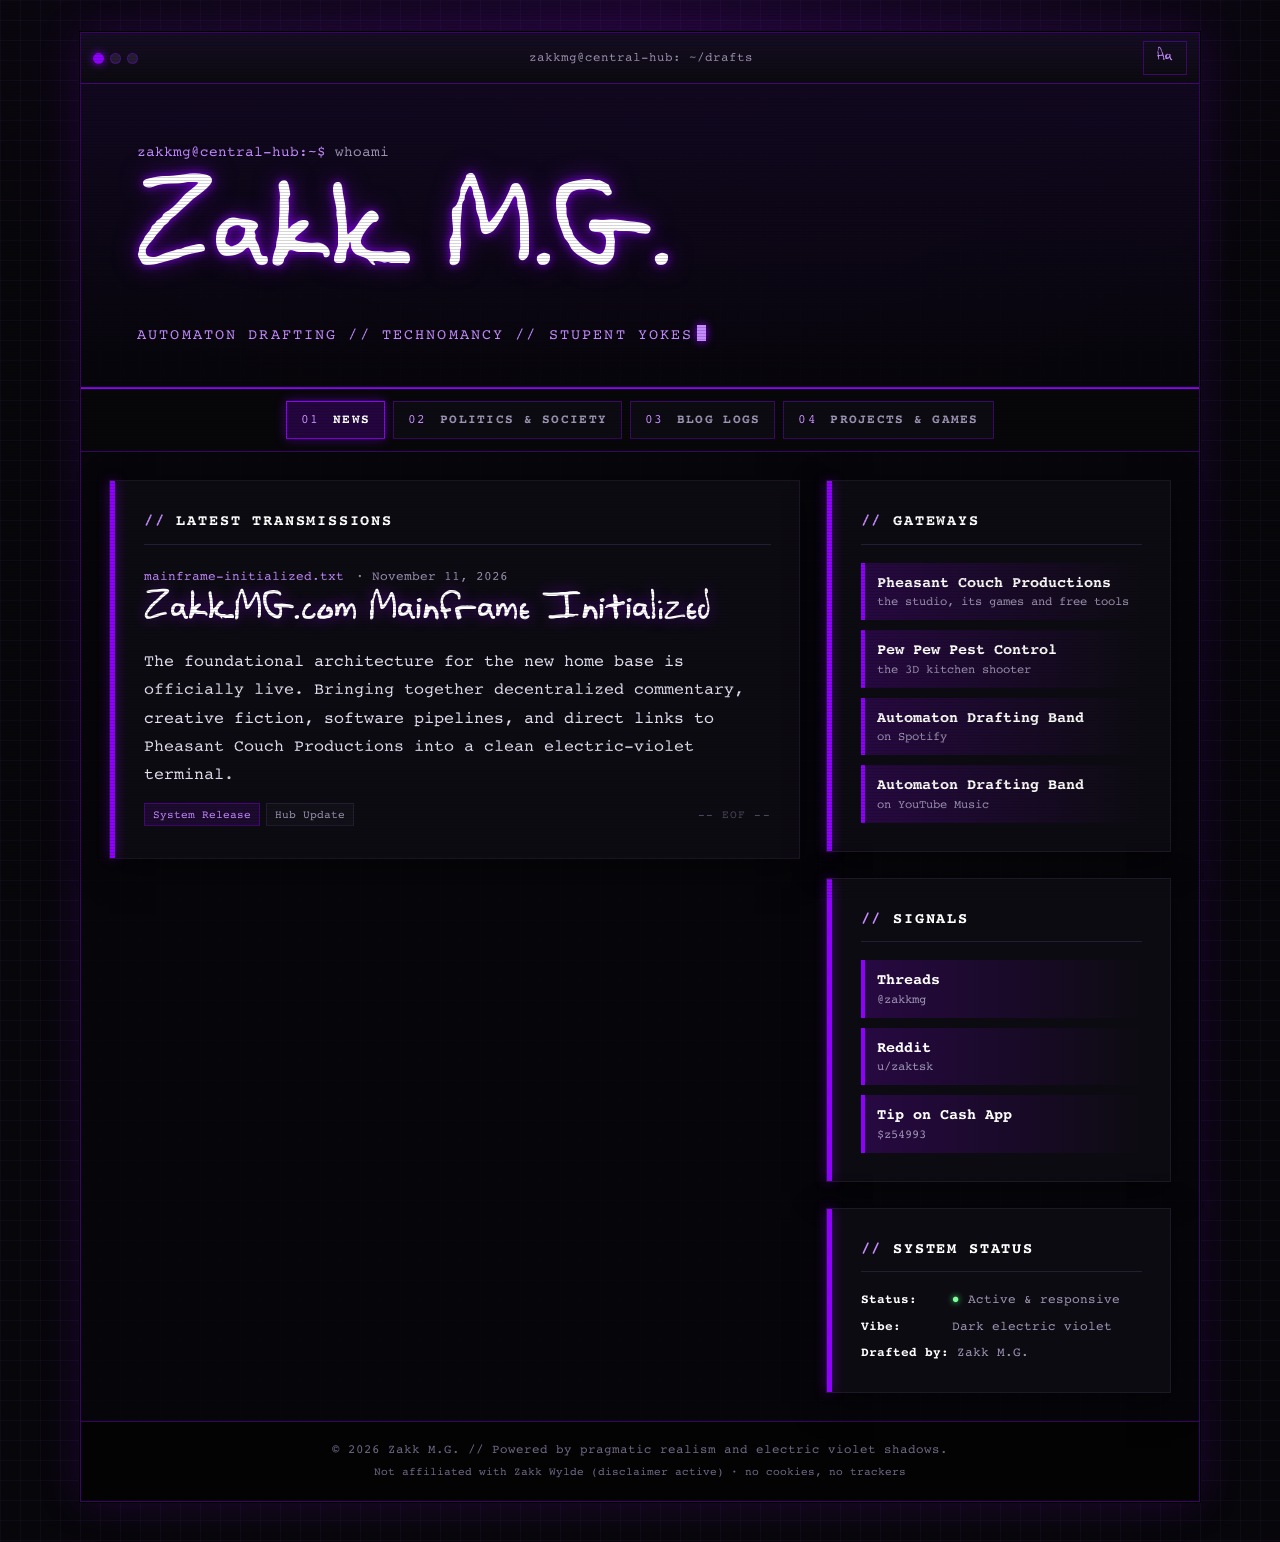
<file: site/index.html>
<!doctype html>
<!--
  ZakkMG.com: the homepage.
  The posts and the project cards live in posts.js (open it in Notepad; the note at the top
  walks through it). This file holds the frame: the header, the tabs, the sidebar, the footer.
-->
<html lang="en">
<head>
  <meta charset="utf-8">
  <meta name="viewport" content="width=device-width, initial-scale=1, viewport-fit=cover">
  <title>ZakkMG.com // The Central Hub</title>
  <meta name="description" content="Zakk M.G.’s home base: news, politics and society, worldbuilding and dev logs, and the games and music behind Pheasant Couch Productions and the Automaton Drafting Band.">
  <link rel="canonical" href="https://zakkmg.com/">
  <meta name="theme-color" content="#07060a">
  <meta name="color-scheme" content="dark">
  <meta property="og:type" content="website">
  <meta property="og:site_name" content="ZakkMG.com">
  <meta property="og:title" content="ZakkMG.com // The Central Hub">
  <meta property="og:description" content="Automaton Drafting // Technomancy // Stupent Yokes">
  <meta property="og:url" content="https://zakkmg.com/">
  <meta property="og:image" content="https://zakkmg.com/assets/og/og-zakkmg.jpg">
  <meta property="og:image:width" content="1200">
  <meta property="og:image:height" content="630">
  <meta property="og:image:alt" content="Zakk M.G., handwritten in glowing violet on a dark terminal.">
  <meta name="twitter:card" content="summary_large_image">
  <link rel="icon" href="favicon.svg" type="image/svg+xml">
  <link rel="preload" href="assets/fonts/zakkmg-hand.woff2" as="font" type="font/woff2" crossorigin>
  <link rel="stylesheet" href="css/style.css?v=3">
  <script src="js/site.js?v=3"></script>
  <script src="posts.js?v=3" defer></script>
  <script src="js/hub.js?v=3" defer></script>
  <script type="application/ld+json">
  {
    "@context": "https://schema.org",
    "@type": "Person",
    "name": "Zakk M.G.",
    "url": "https://zakkmg.com/",
    "sameAs": [
      "https://open.spotify.com/artist/72TR6QnQMdMLGcuAD3hWJf",
      "https://music.youtube.com/channel/UCEfRVOGd6xUWx1HwtSOSsKw",
      "https://www.threads.com/@zakkmg",
      "https://www.reddit.com/user/zaktsk/",
      "https://pheasantcouch.com/"
    ]
  }
  </script>
</head>
<body>
<a class="skip" href="#feed">Skip to the posts</a>

<div class="term">

  <header class="term-bar">
    <span class="lights" aria-hidden="true"><i></i><i></i><i></i></span>
    <span class="term-title">zakkmg@central-hub: ~/drafts</span>
    <button class="font-switch" type="button" aria-pressed="false" title="Switch the handwriting and typewriter to a plain font">
      <span aria-hidden="true">Aa</span><span class="sr">Plain font</span>
    </button>
  </header>

  <!-- THE HEADLINE -->
  <section class="hero" aria-labelledby="name">
    <p class="prompt" aria-hidden="true"><span class="ps1">zakkmg@central-hub:~$</span> whoami</p>
    <h1 id="name" class="name">Zakk M.G.</h1>
    <p class="tagline">Automaton Drafting // Technomancy // Stupent Yokes<span class="caret" aria-hidden="true"></span></p>
  </section>

  <!-- THE TABS. Each href is the tab's address: zakkmg.com/#politics opens that tab. -->
  <nav class="tabs" aria-label="Sections">
    <a href="#news" data-tab="news"><b>01</b> News</a>
    <a href="#politics" data-tab="politics"><b>02</b> Politics &amp; Society</a>
    <a href="#blog" data-tab="blog"><b>03</b> Blog Logs</a>
    <a href="#projects" data-tab="projects"><b>04</b> Projects &amp; Games</a>
  </nav>

  <div class="hub">

    <main id="feed" class="feed" tabindex="-1">
      <!-- Each tab's heading is here; the posts fill in from posts.js. -->
      <section class="tab-panel card" id="tab-news" data-panel="news" aria-labelledby="h-news">
        <h2 id="h-news" class="panel-h"><span>//</span> Latest transmissions</h2>
        <div class="posts" data-posts="news"></div>
      </section>
      <section class="tab-panel card" id="tab-politics" data-panel="politics" aria-labelledby="h-politics">
        <h2 id="h-politics" class="panel-h"><span>//</span> Politics &amp; social critique</h2>
        <div class="posts" data-posts="politics"></div>
      </section>
      <section class="tab-panel card" id="tab-blog" data-panel="blog" aria-labelledby="h-blog">
        <h2 id="h-blog" class="panel-h"><span>//</span> Developer &amp; artist logs</h2>
        <div class="posts" data-posts="blog"></div>
      </section>
      <section class="tab-panel card" id="tab-projects" data-panel="projects" aria-labelledby="h-projects">
        <h2 id="h-projects" class="panel-h"><span>//</span> Projects &amp; interactives</h2>
        <div class="projects" data-projects></div>
      </section>
      <noscript><p class="empty">The posts need JavaScript switched on to show.</p></noscript>
    </main>

    <aside class="side" aria-label="Elsewhere">
      <section class="side-box card">
        <h2 class="side-h"><span>//</span> Gateways</h2>
        <ul class="gates">
          <li><a href="https://pheasantcouch.com/">Pheasant Couch Productions<small>the studio, its games and free tools</small></a></li>
          <li><a href="https://pheasantcouch.com/pew-pew-pest-control">Pew Pew Pest Control<small>the 3D kitchen shooter</small></a></li>
          <li><a href="https://open.spotify.com/artist/72TR6QnQMdMLGcuAD3hWJf" rel="me">Automaton Drafting Band<small>on Spotify</small></a></li>
          <li><a href="https://music.youtube.com/channel/UCEfRVOGd6xUWx1HwtSOSsKw" rel="me">Automaton Drafting Band<small>on YouTube Music</small></a></li>
        </ul>
      </section>
      <section class="side-box card">
        <h2 class="side-h"><span>//</span> Signals</h2>
        <ul class="gates gates-small">
          <li><a href="https://www.threads.com/@zakkmg" rel="me">Threads<small>@zakkmg</small></a></li>
          <li><a href="https://www.reddit.com/user/zaktsk/" rel="me">Reddit<small>u/zaktsk</small></a></li>
          <li><a href="https://cash.app/$z54993">Tip on Cash App<small>$z54993</small></a></li>
        </ul>
      </section>
      <section class="side-box card">
        <h2 class="side-h"><span>//</span> System status</h2>
        <dl class="status">
          <div><dt>Status</dt><dd class="ok">Active &amp; responsive</dd></div>
          <div><dt>Vibe</dt><dd>Dark electric violet</dd></div>
          <div><dt>Drafted by</dt><dd>Zakk M.G.</dd></div>
        </dl>
      </section>
    </aside>

  </div>

  <footer class="foot">
    <p>&copy; 2026 Zakk M.G. // Powered by pragmatic realism and electric violet shadows.</p>
    <p>Not affiliated with Zakk Wylde (disclaimer active) · no cookies, no trackers</p>
  </footer>

</div>
</body>
</html>
</file>
<file: site/css/style.css>
/* =====================================================================
   ZAKKMG.COM: STYLES  ·  "the writer's terminal"
   A dark terminal glowing electric violet. The posts are typed drafts
   (Courier 10 Pitch, an IBM typewriter face); Zakk's handwriting is the
   ink on top: the name, the titles, the scribbled pull quotes.
   Colors and fonts are the variables in :root just below.
   ===================================================================== */

/* ZakkMG Hand: Zakk M.G.'s own handwriting (SIL Open Font License) */
@font-face { font-family: "ZakkMG Hand"; font-weight: 400; src: url("../assets/fonts/zakkmg-hand.woff2") format("woff2"); font-display: swap; }
@font-face { font-family: "ZakkMG Hand"; font-weight: 700; src: url("../assets/fonts/zakkmg-hand-bold.woff2") format("woff2"); font-display: swap; }
/* Courier 10 Pitch: the typewriter (Bitstream, X11 license) */
@font-face { font-family: "Courier 10 Pitch"; font-weight: 400; src: url("../assets/fonts/courier10-regular.woff") format("woff"); font-display: swap; }
@font-face { font-family: "Courier 10 Pitch"; font-weight: 400; font-style: italic; src: url("../assets/fonts/courier10-italic.woff") format("woff"); font-display: swap; }
@font-face { font-family: "Courier 10 Pitch"; font-weight: 700; src: url("../assets/fonts/courier10-bold.woff") format("woff"); font-display: swap; }
/* The plain face, for visitors who press Aa */
@font-face { font-family: "Schibsted Grotesk"; font-weight: 400 900; src: url("../assets/fonts/schibsted-grotesk.woff2") format("woff2"); font-display: swap; }

:root {
  --violet: #8f00ff;                        /* electric violet: Zakk's color */
  --violet-text: #c48bff;                   /* violet light enough to read on black */
  --violet-dim: rgba(143, 0, 255, .38);     /* borders */
  --violet-faint: rgba(143, 0, 255, .12);   /* fills */
  --glow: 0 0 10px rgba(143, 0, 255, .9), 0 0 24px rgba(143, 0, 255, .55);

  --bg: #07060a;                            /* the screen */
  --panel: #0d0b12;                         /* a card */
  --panel-2: #131019;                       /* a card inside a card */
  --ink: #e6e0f2;                           /* body text */
  --ink-soft: #9d93b3;                      /* quieter text */
  --rule: #241d33;                          /* dividers */

  --font-hand: "ZakkMG Hand", "Segoe Print", "Bradley Hand", cursive;
  --font-type: "Courier 10 Pitch", "Courier Prime", "Courier New", Cousine, Courier, monospace;
  --font-plain: "Schibsted Grotesk", system-ui, -apple-system, "Segoe UI", Roboto, sans-serif;
  --font-ink: var(--font-hand);             /* the handwritten layer */
  --font-read: var(--font-type);            /* the typed drafts */

  --wrap: 1120px;
  color-scheme: dark;
}
/* Aa pressed: handwriting and typewriter both become the plain face */
html.font-plain { --font-ink: var(--font-plain); --font-read: var(--font-plain); }

/* ---------- base ---------- */
*, *::before, *::after { box-sizing: border-box; }
html { -webkit-text-size-adjust: 100%; scroll-behavior: smooth; }
@media (prefers-reduced-motion: reduce) { html { scroll-behavior: auto; } }
body {
  margin: 0; min-height: 100vh;
  background-color: var(--bg);
  background-image:
    radial-gradient(ellipse 80% 45% at 50% 0%, rgba(143, 0, 255, .14), transparent 70%),
    linear-gradient(rgba(60, 40, 90, .14) 1px, transparent 1px),
    linear-gradient(90deg, rgba(60, 40, 90, .14) 1px, transparent 1px);
  background-size: 100% 100%, 20px 20px, 20px 20px;
  color: var(--ink);
  font-family: var(--font-type);
  font-size: 1.02rem; line-height: 1.6;
  overflow-x: hidden;
}
/* faint CRT scanlines over everything */
body::after {
  content: ""; position: fixed; inset: 0; pointer-events: none; z-index: 50;
  background: repeating-linear-gradient(to bottom, rgba(0, 0, 0, .16) 0 1px, transparent 1px 3px);
  mix-blend-mode: multiply;
}
a { color: var(--violet-text); text-decoration-thickness: 1px; text-underline-offset: .2em; }
a:hover { color: #fff; text-shadow: var(--glow); }
:focus-visible { outline: 2px solid var(--violet-text); outline-offset: 3px; }
::selection { background: var(--violet); color: #fff; }
small { color: var(--ink-soft); }
.sr { position: absolute; width: 1px; height: 1px; overflow: hidden; clip: rect(0 0 0 0); white-space: nowrap; }
.skip { position: absolute; left: -9999px; top: 8px; background: var(--panel); padding: 8px 12px; z-index: 60; }
.skip:focus { left: 8px; }

/* ---------- the terminal window ---------- */
.term {
  max-width: var(--wrap);
  margin: clamp(10px, 3vw, 32px) auto 40px;
  margin-inline: max(16px, calc((100% - var(--wrap)) / 2));
  border: 1px solid var(--violet-dim);
  background: rgba(7, 6, 10, .82);
  box-shadow: 0 0 0 1px #000, 0 0 40px rgba(143, 0, 255, .18);
  min-width: 0;
}
.term-bar {
  display: flex; align-items: center; gap: 12px;
  padding: 8px 12px; border-bottom: 1px solid var(--violet-dim);
  background: linear-gradient(#150d24, #0c0a10);
}
.lights { display: flex; gap: 6px; flex: none; }
.lights i { width: 11px; height: 11px; border-radius: 50%; background: var(--rule); border: 1px solid var(--violet-dim); }
.lights i:first-child { background: var(--violet); box-shadow: 0 0 8px var(--violet); border-color: var(--violet); }
.term-title { flex: 1; min-width: 0; text-align: center; font-size: .78rem; color: var(--ink-soft); white-space: nowrap; overflow: hidden; text-overflow: ellipsis; }
.font-switch {
  flex: none; min-width: 44px; min-height: 34px; cursor: pointer;
  font: 700 1.05rem/1 var(--font-hand); color: var(--violet-text);
  background: transparent; border: 1px solid var(--violet-dim);
}
.font-switch:hover { border-color: var(--violet); box-shadow: 0 0 10px rgba(143, 0, 255, .4); }
.font-switch[aria-pressed="true"] { font-family: var(--font-plain); background: var(--violet); color: #fff; border-color: var(--violet); }

/* ---------- the headline ---------- */
.hero { padding: clamp(26px, 5vw, 56px) clamp(18px, 5vw, 56px) clamp(22px, 4vw, 40px); border-bottom: 2px solid var(--violet); background: linear-gradient(#110820, transparent); }
.prompt { margin: 0 0 clamp(16px, 2.6vw, 30px); font-size: .9rem; color: var(--ink-soft); overflow-wrap: anywhere; }
.ps1 { color: var(--violet-text); }
.name {
  margin: 0; font-family: var(--font-ink); font-weight: 700; line-height: .95;
  font-size: clamp(3.4rem, 1.8rem + 7.5vw, 7.6rem); color: #fff; text-shadow: var(--glow);
  overflow-wrap: anywhere;
}
html.font-plain .name { font-weight: 900; letter-spacing: -.02em; font-size: clamp(2.8rem, 1.6rem + 6vw, 6rem); }
.tagline {
  margin: 14px 0 0; font-size: clamp(.78rem, .72rem + .3vw, .95rem); letter-spacing: .14em; text-transform: uppercase;
  color: var(--violet-text);
}
.caret { display: inline-block; width: .6em; height: 1.05em; margin-left: .25em; vertical-align: -.15em; background: var(--violet-text); box-shadow: 0 0 8px var(--violet); animation: blink 1.1s steps(1) infinite; }
@keyframes blink { 50% { opacity: 0; } }
@media (prefers-reduced-motion: reduce) { .caret { animation: none; } }

/* ---------- tabs ---------- */
.tabs {
  position: sticky; top: 0; z-index: 20;
  display: flex; flex-wrap: wrap; justify-content: center; gap: 8px;
  padding: 12px clamp(12px, 3vw, 24px);
  background: rgba(8, 7, 10, .92); backdrop-filter: blur(6px);
  border-bottom: 1px solid var(--violet-dim);
}
.tabs a {
  padding: 8px 14px; border: 1px solid var(--violet-dim); background: var(--panel);
  color: var(--ink-soft); text-decoration: none; font-weight: 700; font-size: .8rem; letter-spacing: .1em; text-transform: uppercase;
}
.tabs a b { color: var(--violet-text); font-weight: 400; margin-right: 4px; }
.tabs a:hover { color: #fff; border-color: var(--violet); text-shadow: none; }
.tabs a[aria-current="page"] { color: #fff; border-color: var(--violet); background: rgba(143, 0, 255, .22); box-shadow: 0 0 12px rgba(143, 0, 255, .45); }
@media (max-width: 600px) {
  .tabs { display: grid; grid-template-columns: 1fr 1fr; }
  .tabs a { display: flex; align-items: center; justify-content: center; gap: 4px; text-align: center; padding: 10px 6px; font-size: .74rem; letter-spacing: .06em; }
}

/* ---------- layout ---------- */
.hub { display: grid; grid-template-columns: minmax(0, 2fr) minmax(0, 1fr); gap: clamp(16px, 2.4vw, 26px); padding: clamp(16px, 2.6vw, 28px); }
@media (max-width: 860px) { .hub { grid-template-columns: minmax(0, 1fr); } }
.feed { min-width: 0; outline: 0; }
.card {
  position: relative; background: var(--panel); border: 1px solid #1d1726;
  padding: clamp(18px, 2.6vw, 28px) clamp(18px, 2.6vw, 28px) clamp(18px, 2.6vw, 28px) calc(clamp(18px, 2.6vw, 28px) + 6px);
  box-shadow: 0 10px 30px rgba(0, 0, 0, .5);
}
.card::before { content: ""; position: absolute; left: 0; top: 0; bottom: 0; width: 5px; background: var(--violet); box-shadow: 0 0 12px rgba(143, 0, 255, .6); }
.panel-h, .side-h {
  margin: 0 0 18px; padding-bottom: 10px; border-bottom: 1px solid var(--rule);
  font-size: .95rem; font-weight: 700; letter-spacing: .12em; text-transform: uppercase; color: #fff;
}
.panel-h span, .side-h span { color: var(--violet-text); }

/* ---------- a post: a typed draft with handwriting on it ---------- */
.post { padding: 4px 0 24px; margin-bottom: 24px; border-bottom: 1px dashed var(--rule); scroll-margin-top: 80px; }
.post:last-child { border-bottom: 0; margin-bottom: 0; padding-bottom: 4px; }
.post.is-target .post-file { color: #fff; }
.post.is-target .post-file::before { content: "▶ "; color: var(--violet-text); }
.post-head { display: flex; flex-wrap: wrap; align-items: baseline; gap: 4px 12px; margin: 0 0 6px; font-size: .8rem; }
.post-file { color: var(--violet-text); text-decoration: none; }
.post-file:hover { text-decoration: underline; }
.post-when { color: var(--ink-soft); }
.post-title {
  margin: 0 0 12px; font-family: var(--font-ink); font-weight: 700; color: #fff;
  font-size: clamp(1.8rem, 1.35rem + 1.5vw, 2.5rem); line-height: 1.05; text-shadow: 0 0 14px rgba(143, 0, 255, .55);
  overflow-wrap: anywhere; padding-right: 4px;
}
html.font-plain .post-title { font-weight: 800; font-size: clamp(1.3rem, 1.15rem + .6vw, 1.6rem); letter-spacing: -.01em; }
.post-body { font-family: var(--font-read); font-size: 1.04rem; line-height: 1.7; max-width: 64ch; color: var(--ink); }
.post-body p { margin: 0 0 1em; }
.post-body p:last-child { margin-bottom: 0; }
/* the pull quote, scribbled on the draft in violet ink */
.post-quote {
  margin: 18px 0 4px 6px; padding: 10px 16px; max-width: 34em;
  font-family: var(--font-ink); font-size: 1.45rem; line-height: 1.25; color: var(--violet-text);
  border-left: 2px solid var(--violet); transform: rotate(-1.2deg); transform-origin: left center;
  text-shadow: 0 0 8px rgba(143, 0, 255, .35);
}
html.font-plain .post-quote { transform: none; font-style: italic; font-size: 1.05rem; }
.post-foot { display: flex; flex-wrap: wrap; align-items: center; gap: 6px; margin-top: 14px; }
.post-tags { display: contents; list-style: none; }
.post-tags li { font-size: .7rem; padding: 2px 8px; border: 1px solid var(--rule); background: #111018; color: var(--ink-soft); }
.post-tags li:first-child { color: var(--violet-text); border-color: var(--violet-dim); background: var(--violet-faint); }
.eof { font-size: .7rem; color: #4d4460; letter-spacing: .1em; margin-left: auto; }
.empty { color: var(--ink-soft); font-size: .9rem; }

/* ---------- project cards ---------- */
.projects { display: grid; grid-template-columns: repeat(2, minmax(0, 1fr)); gap: 14px; }
@media (max-width: 600px) { .projects { grid-template-columns: minmax(0, 1fr); } }
.project { background: var(--panel-2); border: 1px solid #261d38; padding: 16px; display: flex; flex-direction: column; }
.project-name { margin: 0; font-family: var(--font-ink); font-weight: 700; font-size: 1.55rem; line-height: 1.1; color: #fff; }
html.font-plain .project-name { font-weight: 800; font-size: 1.15rem; }
.project-status { margin: 4px 0 0; font-size: .7rem; letter-spacing: .08em; text-transform: uppercase; color: var(--violet-text); }
.project-text { margin: 10px 0 14px; font-family: var(--font-read); font-size: .92rem; line-height: 1.55; color: var(--ink-soft); flex: 1; }
.project-btn {
  display: block; text-align: center; padding: 9px 12px; border: 1px solid var(--violet); background: rgba(143, 0, 255, .28);
  color: #fff; text-decoration: none; font-weight: 700; font-size: .78rem; letter-spacing: .06em; text-transform: uppercase;
  box-shadow: 0 0 10px rgba(143, 0, 255, .3);
}
.project-btn:hover { background: var(--violet); text-shadow: none; box-shadow: 0 0 18px rgba(143, 0, 255, .7); }

/* ---------- sidebar ---------- */
.side { display: grid; gap: clamp(16px, 2.4vw, 26px); align-content: start; min-width: 0; }
.gates { list-style: none; margin: 0; padding: 0; display: grid; gap: 10px; }
.gates a {
  display: block; padding: 10px 12px; border-left: 4px solid var(--violet);
  background: linear-gradient(90deg, rgba(143, 0, 255, .2), transparent);
  color: #fff; text-decoration: none; font-weight: 700; font-size: .95rem; line-height: 1.3;
}
.gates a:hover { background: linear-gradient(90deg, rgba(143, 0, 255, .38), transparent); text-shadow: none; }
.gates small { display: block; margin-top: 2px; font-weight: 400; font-size: .76rem; }
.status { margin: 0; display: grid; gap: 6px; font-size: .8rem; }
.status div { display: flex; gap: 8px; }
.status dt { color: #fff; font-weight: 700; min-width: 6.5em; }
.status dt::after { content: ":"; }
.status dd { margin: 0; color: var(--ink-soft); }
.status .ok::before { content: "● "; color: #7dff9b; text-shadow: 0 0 6px #3dff6e; }

/* ---------- footer ---------- */
.foot { border-top: 1px solid var(--violet-dim); background: #030304; padding: 18px 16px 20px; text-align: center; font-size: .78rem; color: #6f6683; }
.foot p { margin: 0; }
.foot p + p { margin-top: 4px; font-size: .7rem; }

/* ---------- 404 ---------- */
.lost { padding: clamp(36px, 8vw, 96px) clamp(18px, 5vw, 56px); }
.lost h1 { margin: 6px 0 10px; font-family: var(--font-ink); font-size: clamp(2.6rem, 1.6rem + 5vw, 5.2rem); line-height: 1; color: #fff; text-shadow: var(--glow); }
.lost p { max-width: 40ch; }
</file>
